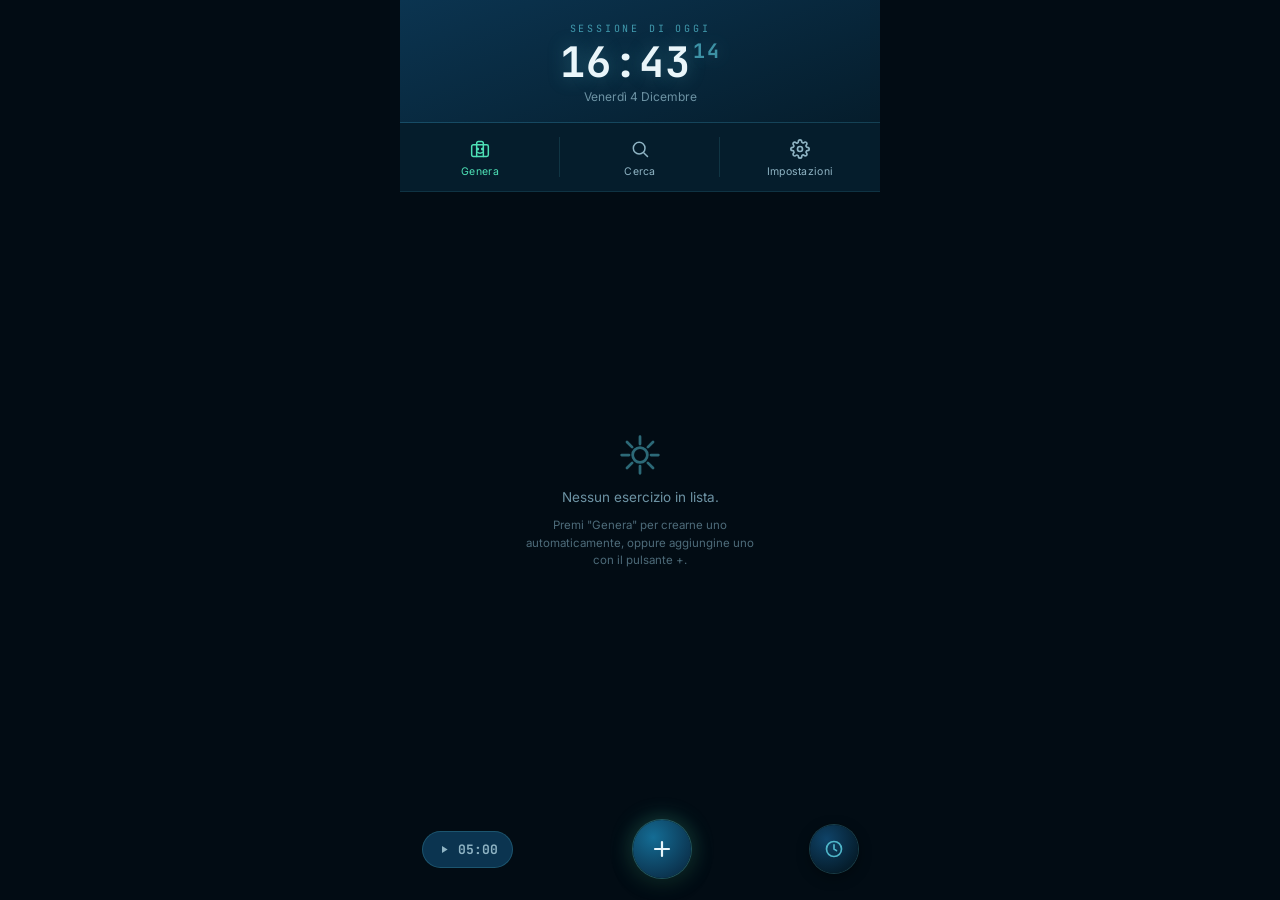
<file: index.html>
<!DOCTYPE html>
<html lang="it">
<head>
<meta charset="UTF-8">
<meta name="viewport" content="width=device-width, initial-scale=1.0, viewport-fit=cover">
<meta name="theme-color" content="#051D2C">
<title>Coach — Allenamenti</title>
<link rel="manifest" href="manifest.json">
<link rel="preconnect" href="https://fonts.googleapis.com">
<link href="https://fonts.googleapis.com/css2?family=Space+Grotesk:wght@500;600;700&family=Inter:wght@400;500;600&family=JetBrains+Mono:wght@400;500;700&display=swap" rel="stylesheet">
<link href="style.css" rel="stylesheet">

</head>
<body>

<div class="app">

  <div class="particles" id="particles"></div>

  <header>
    <div class="eyebrow">Sessione di oggi</div>
    <div class="clock"><span id="clock-time">--:--</span><span class="sec" id="clock-sec">--</span></div>
    <div class="date-row" id="clock-date">—</div>
  </header>

  <div class="controls">
    <button class="ctrl-btn primary" id="btn-generate" title="Genera l'allenamento">
      <svg viewBox="0 0 24 24" fill="none" stroke-width="1.8" stroke-linecap="round" stroke-linejoin="round">
        <rect x="2" y="7" width="20" height="14" rx="2" ry="2"/>
        <path d="M16 21V5a2 2 0 0 0-2-2h-4a2 2 0 0 0-2 2v16"/>
        <circle cx="9" cy="12" r="1" fill="currentColor"/>
        <circle cx="15" cy="12" r="1" fill="currentColor"/>
        <path d="M9 16c.5.5 1.5 1 3 1s2.5-.5 3-1"/>
      </svg>
      Genera
    </button>
    <button class="ctrl-btn" id="btn-search" title="Cerca esercizio">
      <svg viewBox="0 0 24 24" fill="none" stroke-width="1.8" stroke-linecap="round" stroke-linejoin="round">
        <circle cx="11" cy="11" r="7"/>
        <path d="m21 21-4.3-4.3"/>
      </svg>
      Cerca
    </button>
    <button href="impostazioni.html" class="ctrl-btn " id="btn-settings" title="Impostazioni">
      <svg viewBox="0 0 24 24" fill="none" stroke-width="2" stroke-linecap="round" stroke-linejoin="round">
        <circle cx="12" cy="12" r="3"/>
        <path d="M19.4 15a1.65 1.65 0 0 0 .33 1.82l.06.06a2 2 0 0 1 0 2.83 2 2 0 0 1-2.83 0l-.06-.06a1.65 1.65 0 0 0-1.82-.33 1.65 1.65 0 0 0-1 1.51V21a2 2 0 0 1-2 2 2 2 0 0 1-2-2v-.09A1.65 1.65 0 0 0 9 19.4a1.65 1.65 0 0 0-1.82.33l-.06.06a2 2 0 0 1-2.83 0 2 2 0 0 1 0-2.83l.06-.06A1.65 1.65 0 0 0 4.68 15a1.65 1.65 0 0 0-1.51-1H3a2 2 0 0 1-2-2 2 2 0 0 1 2-2h.09A1.65 1.65 0 0 0 4.6 9a1.65 1.65 0 0 0-.33-1.82l-.06-.06a2 2 0 0 1 0-2.83 2 2 0 0 1 2.83 0l.06.06A1.65 1.65 0 0 0 9 4.68a1.65 1.65 0 0 0 1-1.51V3a2 2 0 0 1 2-2 2 2 0 0 1 2 2v.09a1.65 1.65 0 0 0 1 1.51 1.65 1.65 0 0 0 1.82-.33l.06-.06a2 2 0 0 1 2.83 0 2 2 0 0 1 0 2.83l-.06.06A1.65 1.65 0 0 0 19.4 9a1.65 1.65 0 0 0 1.51 1H21a2 2 0 0 1 2 2 2 2 0 0 1-2 2h-.09a1.65 1.65 0 0 0-1.51 1z"/>
      </svg>
      Impostazioni
    </button>
  </div>

  <main id="list">
    <!-- popolato via JS -->
  </main>

    <div class="fab-zone">

    <!-- indicatore tempo, in basso a sinistra -->
    <button class="fab-time" id="time-indicator" title="Metti in pausa">
      <svg viewBox="0 0 24 24" fill="none" stroke-width="2" stroke-linecap="round" stroke-linejoin="round" id="time-indicator-icon"><circle cx="12" cy="12" r="9"/><path d="M12 7v5l3 2"/></svg>
      <span id="time-indicator-value">00:00</span>
    </button>
    <!-- il tuo + originale, invariato -->
    <button class="fab" id="fab-add" title="Aggiungi esercizio">
      <div class="sonar" id="sonar"></div>
      <svg viewBox="0 0 24 24" fill="none" stroke-width="2.2" stroke-linecap="round"><path d="M12 5v14M5 12h14"/></svg>
    </button>

    <!-- orologio, in basso a destra -->
    <button class="fab-secondary" id="fab-timer" title="Timer / Cronometro">
      <div class="sonar" id="sonar-timer"></div>
      <svg viewBox="0 0 24 24" fill="none" stroke-width="2" stroke-linecap="round" stroke-linejoin="round"><circle cx="12" cy="12" r="9"/><path d="M12 7v5l3 2"/></svg>
    </button>

  </div>
</div>



<!-- MODAL: aggiungi esercizio -->
<div class="modal-overlay" id="modal-overlay">
  <div class="app-width">
    <div class="modal">
      <div class="modal-handle"></div>
      <h2>Nuovo esercizio</h2>
      <form id="exercise-form">

        <div class="field">
          <label for="f-title">Titolo</label>
          <input type="text" id="f-title" placeholder="Es. Tiri da tre in sospensione" required maxlength="40">
        </div>

        <div class="field-row">
          <div class="field">
            <label for="f-type">Tipologia</label>
            <select id="f-type" required>
              <option value="" disabled selected>Scegli...</option>
              <!-- opzioni generate via JS da TYPE_OPTIONS -->
            </select>
          </div>
        </div>

        <div class="field">
          <label>Tag</label>
          <div class="tag-picker" id="tag-picker">
            <!-- pillole generate via JS da TAG_OPTIONS -->
          </div>
        </div>

        <div class="field">
          <label for="f-description">Spiegazione</label>
          <textarea id="f-description" placeholder="Come si esegue l'esercizio, cosa serve, punti chiave..." required maxlength="500"></textarea>
        </div>

        <div class="field">
          <label for="f-video">Video (opzionale)</label>
          <div class="input-with-icon">
            <svg viewBox="0 0 24 24" fill="none" stroke-width="2" stroke-linecap="round" stroke-linejoin="round"><path d="m22 8-6 4 6 4V8Z"/><rect x="2" y="6" width="14" height="12" rx="2"/></svg>
            <input type="url" id="f-video" placeholder="Link Instagram, YouTube, TikTok...">
          </div>
        </div>

        <div class="modal-actions">
          <button type="button" class="btn btn-cancel" id="btn-cancel">Annulla</button>
          <button type="submit" class="btn btn-save">Aggiungi</button>
        </div>
      </form>
    </div>
  </div>
</div>

<!-- MODAL: timer / cronometro -->
<div class="modal-overlay" id="timer-overlay">
  <div class="app-width">
    <div class="modal">
      <div class="modal-handle"></div>
      <h2>Timer & Cronometro</h2>

      <div class="timer-tabs">
        <button type="button" class="timer-tab active" data-mode="timer">Timer</button>
        <button type="button" class="timer-tab" data-mode="stopwatch">Cronometro</button>
      </div>

      <div class="timer-display-wrap">
        <div class="timer-display" id="timer-big-display">00:00</div>
        <div class="timer-status" id="timer-status">Pronto</div>
      </div>

      <div class="timer-setup" id="timer-setup">
        <div class="wheel-picker">
          <div class="wheel-highlight"></div>
          <div class="wheel-col" id="wheel-minutes">
            <div class="wheel-track" id="wheel-minutes-track"></div>
          </div>
          <div class="wheel-sep">:</div>
          <div class="wheel-col" id="wheel-seconds">
            <div class="wheel-track" id="wheel-seconds-track"></div>
          </div>
        </div>
        <div class="wheel-labels">
          <span>minuti</span><span>secondi</span>
        </div>
      </div>

      <div class="timer-controls">
        <button type="button" class="timer-btn timer-btn-reset" id="timer-reset" title="Azzera">
          <svg viewBox="0 0 24 24" fill="none" stroke-width="2.2" stroke-linecap="round" stroke-linejoin="round"><path d="M3 12a9 9 0 1 0 3-6.7"/><path d="M3 3v6h6"/></svg>
        </button>
        <button type="button" class="timer-btn timer-btn-main" id="timer-toggle" title="Avvia">
          <svg viewBox="0 0 24 24" fill="currentColor" id="timer-toggle-icon"><path d="M8 5v14l11-7z"/></svg>
        </button>
        <button type="button" class="timer-btn timer-btn-close" id="timer-close" title="Chiudi">
          <svg viewBox="0 0 24 24" fill="none" stroke-width="2.2" stroke-linecap="round"><path d="M18 6 6 18M6 6l12 12"/></svg>
        </button>
      </div>
    </div>
  </div>
</div>

<!-- MODAL: genera allenamento -->
<div class="modal-overlay" id="generate-overlay">
  <div class="app-width">
    <div class="modal">
      <div class="modal-handle"></div>
      <h2>Genera allenamento</h2>
      <div class="sub">Un esercizio per ogni tipologia. Filtra per tag (opzionale).</div>

      <div class="field">
        <label>Tag (opzionale)</label>
        <div class="tag-picker" id="generate-tag-picker">
          <!-- pillole generate via JS da TAG_OPTIONS -->
        </div>
      </div>

      <div class="modal-actions">
        <button type="button" class="btn btn-cancel" id="generate-cancel">Annulla</button>
        <button type="button" class="btn btn-save" id="generate-confirm">Genera adesso</button>
      </div>
    </div>
  </div>
</div>
<div class="toast-container" id="toast-container"></div>
<script src="orologio.js"></script>
<script src="playlist_esercizi.js"></script>
<script src="timer.js"></script>
<script src="aggiungi_esercizio.js"></script>
<script>
(function() {
  /*navigazione verso impostazioni.html*/
  document.getElementById('btn-settings').addEventListener('click', () => {
    window.location.href = 'impostazioni.html';
  });


  document.getElementById('btn-search').addEventListener('click', () => {
    window.location.href = 'cerca.html';
  });

/* ---------------- GENERA ALLENAMENTO (un esercizio per tipologia) ---------------- */

// popola le pillole tag nella modale "genera" (riusa TAG_OPTIONS già definito)
const generateTagPicker = document.getElementById('generate-tag-picker');
let generateSelectedTags = [];
TAG_OPTIONS.forEach(tag => {
  const pill = document.createElement('button');
  pill.type = 'button';
  pill.className = 'tag-pill';
  pill.textContent = tag;
  pill.dataset.tag = tag;
  pill.addEventListener('click', () => {
    pill.classList.toggle('selected');
    generateSelectedTags = generateSelectedTags.includes(tag)
      ? generateSelectedTags.filter(t => t !== tag)
      : [...generateSelectedTags, tag];
  });
  generateTagPicker.appendChild(pill);
});

const generateOverlay = document.getElementById('generate-overlay');

// il bottone "Genera" in alto ora apre la modale invece di generare subito
document.getElementById('btn-generate').addEventListener('click', () => {
  generateOverlay.classList.add('open');
});

document.getElementById('generate-cancel').addEventListener('click', () => {
  generateOverlay.classList.remove('open');
});
generateOverlay.addEventListener('click', (e) => {
  if(e.target === generateOverlay) generateOverlay.classList.remove('open');
});

// il vero motore di generazione: un esercizio a caso per ogni tipologia
document.getElementById('generate-confirm').addEventListener('click', () => {
  const addedIds = new Set(exercises.map(e => e.id));
  const missingTypes = [];
  let addedCount = 0;

  TYPE_OPTIONS.forEach(type => {
    const candidates = templates.filter(t =>
      t.type === type &&
      !addedIds.has(t.id) &&
      (generateSelectedTags.length === 0 || (t.tags || []).some(tag => generateSelectedTags.includes(tag)))
    );

    if(candidates.length === 0){
      missingTypes.push(type);
      return;
    }

    const pick = candidates[Math.floor(Math.random() * candidates.length)];
    addExercise(pick);
    addedIds.add(pick.id); // evita che due tipologie peschino lo stesso esercizio
    addedCount++;
  });

  generateOverlay.classList.remove('open');

  if(addedCount === 0){
    showToast('Nessun esercizio trovato con questi filtri');
  }else if(missingTypes.length > 0){
    showToast(`Aggiunti ${addedCount} esercizi — mancano: ${missingTypes.join(', ')}`);
  }else{
    showToast(`Allenamento generato: ${addedCount} esercizi`);
  }
});


  /* ---------------- SERVICE WORKER (PWA) ---------------- */
  if('serviceWorker' in navigator){
    window.addEventListener('load', () => {
      navigator.serviceWorker.register('sw.js').catch(()=>{});
    });
  }

})();
</script>

</body>
</html>
</file>
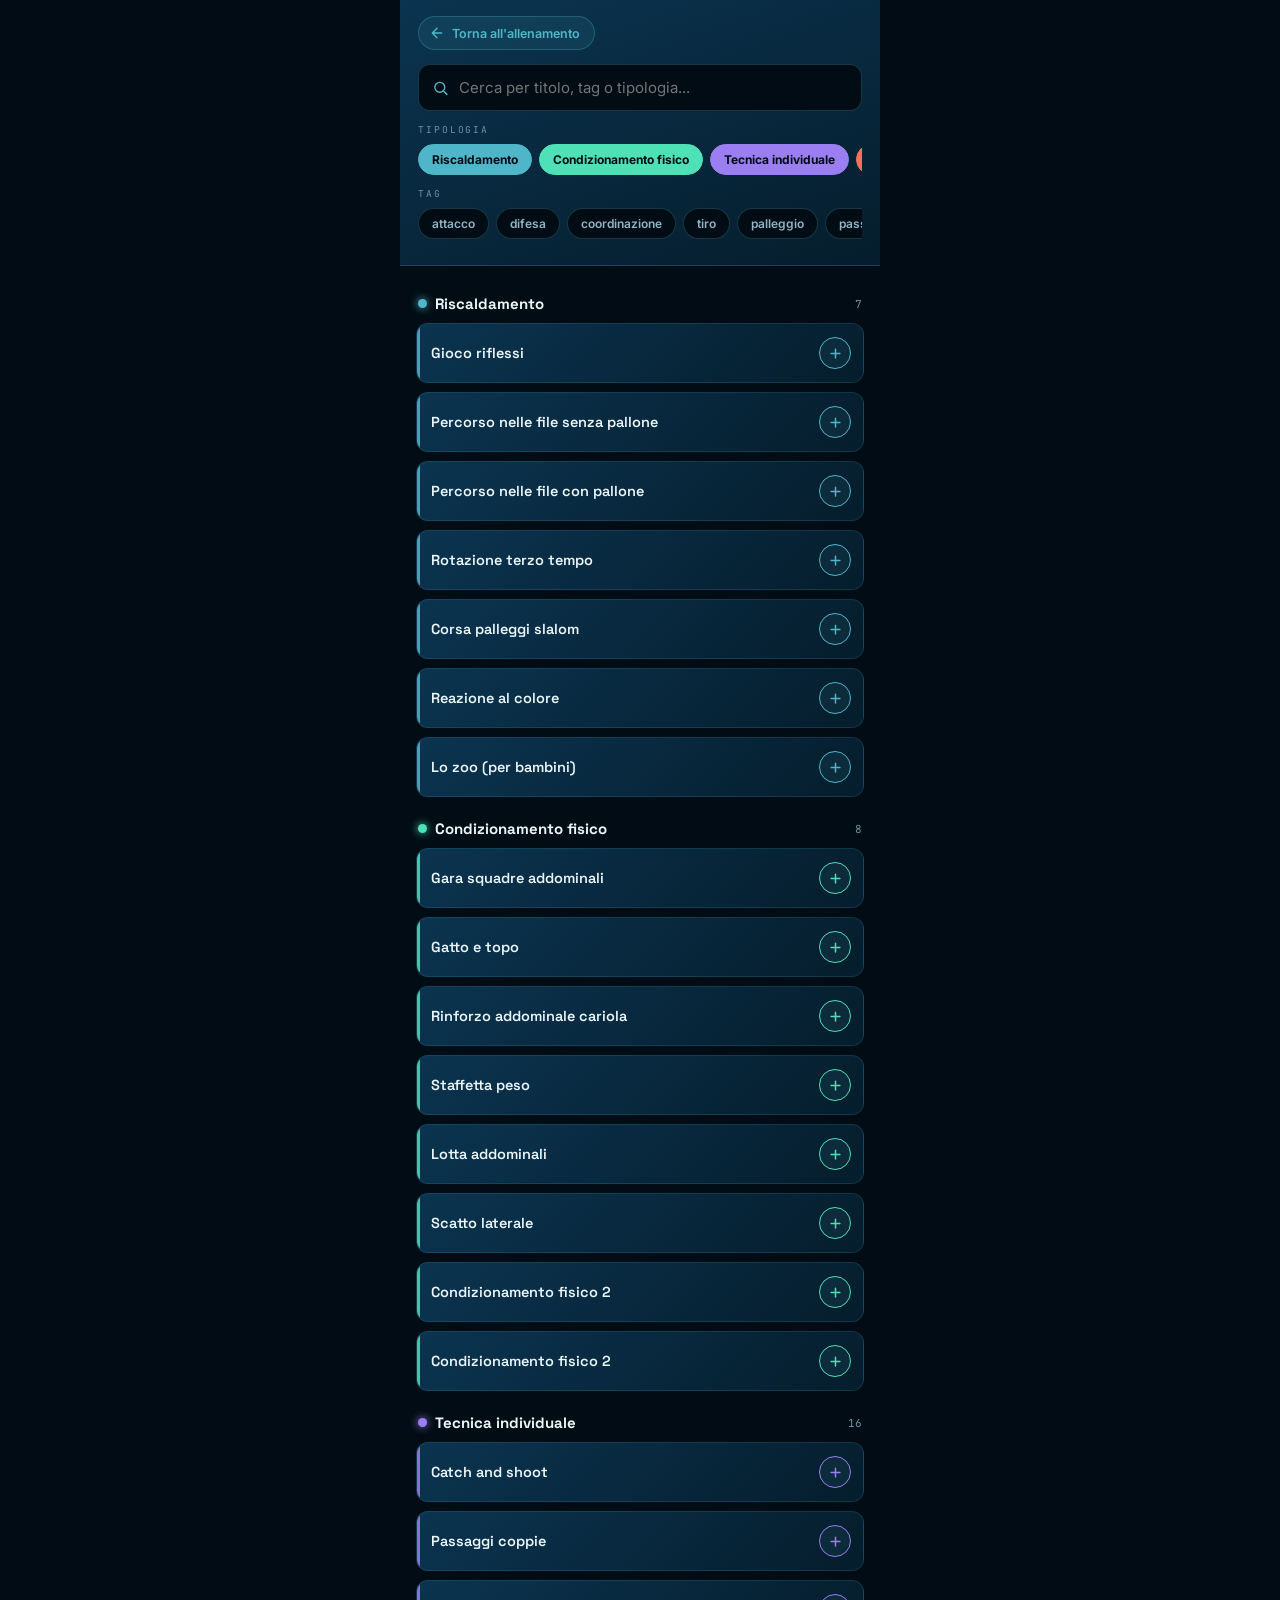
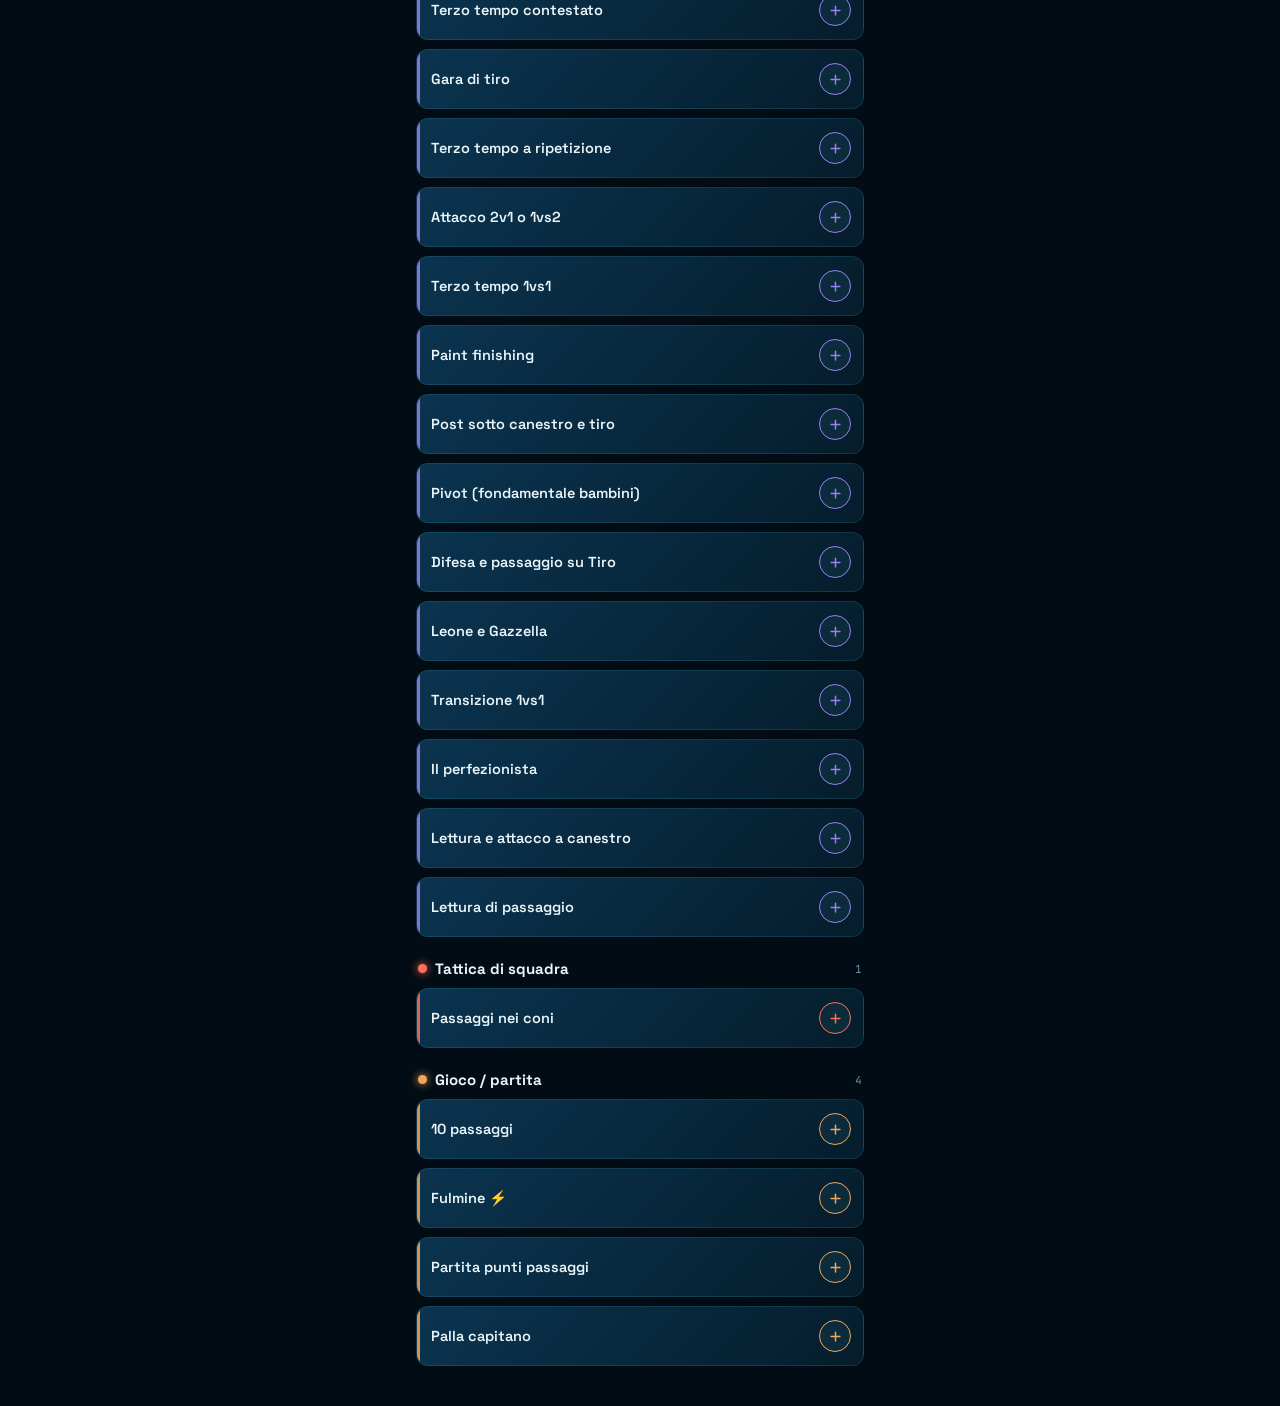
<file: cerca.html>
<!DOCTYPE html>
<html lang="it">
<head>
  <meta charset="UTF-8">
  <meta name="viewport" content="width=device-width, initial-scale=1.0, viewport-fit=cover">
  <meta name="theme-color" content="#051D2C">
  <title>Cerca esercizi</title>
  <link rel="stylesheet" href="style.css">
  <link rel="preconnect" href="https://fonts.googleapis.com">
  <link href="https://fonts.googleapis.com/css2?family=Space+Grotesk:wght@500;600;700&family=Inter:wght@400;500;600&family=JetBrains+Mono:wght@400;500;700&display=swap" rel="stylesheet">
  <style>
    body{ align-items:flex-start; }

    .search-app{
      width:100%;
      max-width:480px;
      min-height:100dvh;
      display:flex;
      flex-direction:column;
      background:var(--abyss-950);
    }

    /* ---------- topbar ---------- */
    .search-topbar{
      flex-shrink:0;
      position:sticky;
      top:0;
      z-index:5;
      padding:16px 18px 14px;
      background:linear-gradient(160deg,var(--deep-800) 0%, var(--abyss-900) 100%);
      border-bottom:1px solid rgba(79,182,201,.18);
    }

    .search-back{
      display:inline-flex;
      align-items:center;
      gap:7px;
      padding:8px 14px 8px 10px;
      background:rgba(79,182,201,.1);
      border:1px solid rgba(79,182,201,.28);
      border-radius:30px;
      color:var(--tide-400);
      font-family:var(--font-body);
      font-size:12.5px;
      font-weight:600;
      cursor:pointer;
      text-decoration:none;
      margin-bottom:14px;
      transition:background .2s ease, transform .15s ease;
    }
    .search-back:active{ background:rgba(79,182,201,.2); transform:translateX(-2px); }
    .search-back svg{ width:16px; height:16px; stroke:var(--tide-400); flex-shrink:0; }

    .search-field-top{ position:relative; margin-bottom:12px; }
    .search-field-top svg{
      position:absolute; left:14px; top:50%; transform:translateY(-50%);
      width:17px; height:17px; stroke:var(--tide-400); pointer-events:none;
    }
    .search-field-top input{
      width:100%;
      background:var(--abyss-950);
      border:1px solid rgba(79,182,201,.25);
      border-radius:12px;
      padding:13px 14px 13px 40px;
      color:var(--foam-100);
      font-family:var(--font-body);
      font-size:15px;
      outline:none;
      transition:border-color .2s ease;
    }
    .search-field-top input:focus{ border-color:var(--violet-500); }

    /* ---------- filtri a pillole ---------- */
    .filter-group{ margin-bottom:2px; }
    .filter-group-label{
      font-family:var(--font-mono);
      font-size:9.5px;
      letter-spacing:.2em;
      text-transform:uppercase;
      color:var(--foam-400);
      margin-bottom:8px;
    }
    .filter-row{
      display:flex;
      gap:7px;
      overflow-x:auto;
      padding-bottom:10px;
      scrollbar-width:none;
    }
    .filter-row::-webkit-scrollbar{ display:none; }

    .filter-pill{
      flex-shrink:0;
      padding:7px 13px;
      border-radius:20px;
      font-family:var(--font-body);
      font-size:12px;
      font-weight:600;
      cursor:pointer;
      white-space:nowrap;
      border:1px solid rgba(79,182,201,.25);
      background:var(--abyss-950);
      color:var(--foam-300);
      transition:all .18s ease;
    }
    .filter-pill:active{ transform:scale(.96); }

    .filter-pill.type-pill.active{
      background:var(--pill-color, var(--tide-400));
      border-color:var(--pill-color, var(--tide-400));
      color:var(--abyss-950);
      font-weight:700;
    }
    .filter-pill.tag-pill-filter.active{
      background:var(--violet-500);
      border-color:var(--violet-500);
      color:var(--abyss-950);
      font-weight:700;
      box-shadow:0 0 10px var(--violet-500-glow);
    }

    /* ---------- corpo con risultati raggruppati ---------- */
    .search-main{
      flex:1;
      padding:6px 16px 40px;
    }

    .type-section{ margin-top:22px; }
    .type-section-header{
      display:flex;
      align-items:center;
      gap:8px;
      margin-bottom:10px;
      padding:0 2px;
    }
    .type-dot{
      width:9px; height:9px;
      border-radius:50%;
      background:var(--pill-color, var(--tide-400));
      box-shadow:0 0 8px var(--pill-color, var(--tide-400));
      flex-shrink:0;
    }
    .type-section-title{
      font-family:var(--font-display);
      font-weight:700;
      font-size:15px;
      color:var(--foam-100);
    }
    .type-section-count{
      font-family:var(--font-mono);
      font-size:11px;
      color:var(--foam-400);
      margin-left:auto;
    }

    .search-empty{
      text-align:center;
      padding:60px 20px;
      color:var(--foam-400);
    }
    .search-empty svg{ width:40px; height:40px; stroke:var(--tide-400); opacity:.5; margin-bottom:10px; }
    .search-empty p{ font-size:13.5px; }
    /* ---------- card esercizio nei risultati ---------- */
    .results-list{
      display:flex;
      flex-direction:column;
      gap:9px;
    }

    .result-card{
      --accent:#4FB6C9;
      background:linear-gradient(135deg,var(--deep-800) 0%, var(--abyss-900) 100%);
      border:1px solid rgba(79,182,201,.16);
      border-radius:12px;
      padding:13px 12px 13px 14px;
      display:flex;
      align-items:center;
      gap:10px;
      position:relative;
      overflow:hidden;
      cursor:pointer;
      transition:background .15s ease, transform .1s ease;
    }
    .result-card::before{
      content:'';
      position:absolute;
      left:0; top:0; bottom:0;
      width:3px;
      background:var(--accent);
      opacity:.85;
    }
    .result-card:active{ background:var(--deep-700); transform:scale(.99); }

    .result-card-title{
      flex:1;
      min-width:0;
      font-family:var(--font-display);
      font-weight:600;
      font-size:14.5px;
      color:var(--foam-100);
      white-space:nowrap;
      overflow:hidden;
      text-overflow:ellipsis;
    }

    .result-add-btn{
      flex-shrink:0;
      width:32px;
      height:32px;
      border-radius:50%;
      border:1px solid var(--accent);
      background:rgba(79,182,201,.08);
      display:flex;
      align-items:center;
      justify-content:center;
      cursor:pointer;
      transition:background .2s ease, transform .15s ease, box-shadow .2s ease;
    }
    .result-add-btn svg{ width:15px; height:15px; stroke:var(--accent); }
    .result-add-btn:active{ transform:scale(.9); }
    .result-add-btn.added{
      background:var(--accent);
      box-shadow:0 0 10px var(--accent);
    }
    .result-add-btn.added svg{ stroke:var(--abyss-950); }

    /* ---------- toast ---------- */
    .toast{
      position:fixed;
      bottom:26px;
      left:50%;
      transform:translateX(-50%) translateY(20px);
      background:var(--deep-800);
      border:1px solid rgba(79,182,201,.3);
      color:var(--foam-100);
      font-size:13px;
      padding:11px 18px;
      border-radius:30px;
      opacity:0;
      pointer-events:none;
      transition:opacity .25s ease, transform .25s ease;
      z-index:80;
      box-shadow:0 6px 20px rgba(0,0,0,.4);
      white-space:nowrap;
    }
    .toast.show{ opacity:1; transform:translateX(-50%) translateY(0); }
  </style>
</head>
<body>

<div class="search-app">

  <div class="search-topbar">
    <a href="index.html" class="search-back">
      <svg viewBox="0 0 24 24" fill="none" stroke-width="2.2" stroke-linecap="round" stroke-linejoin="round"><path d="M19 12H5M12 19l-7-7 7-7"/></svg>
      Torna all'allenamento
    </a>

    <div class="search-field-top">
      <svg viewBox="0 0 24 24" fill="none" stroke-width="2" stroke-linecap="round" stroke-linejoin="round"><circle cx="11" cy="11" r="7"/><path d="m21 21-4.3-4.3"/></svg>
      <input type="text" id="search-input" placeholder="Cerca per titolo, tag o tipologia...">
    </div>

    <div class="filter-group">
      <div class="filter-group-label">Tipologia</div>
      <div class="filter-row" id="type-filter-row"></div>
    </div>

    <div class="filter-group">
      <div class="filter-group-label">Tag</div>
      <div class="filter-row" id="tag-filter-row"></div>
    </div>
  </div>

  <div class="search-main" id="search-main">
    <!-- popolato via JS -->
  </div>

</div>
<div class="toast" id="toast"></div>

<script src="search.js"></script>
</body>
</html>
</file>
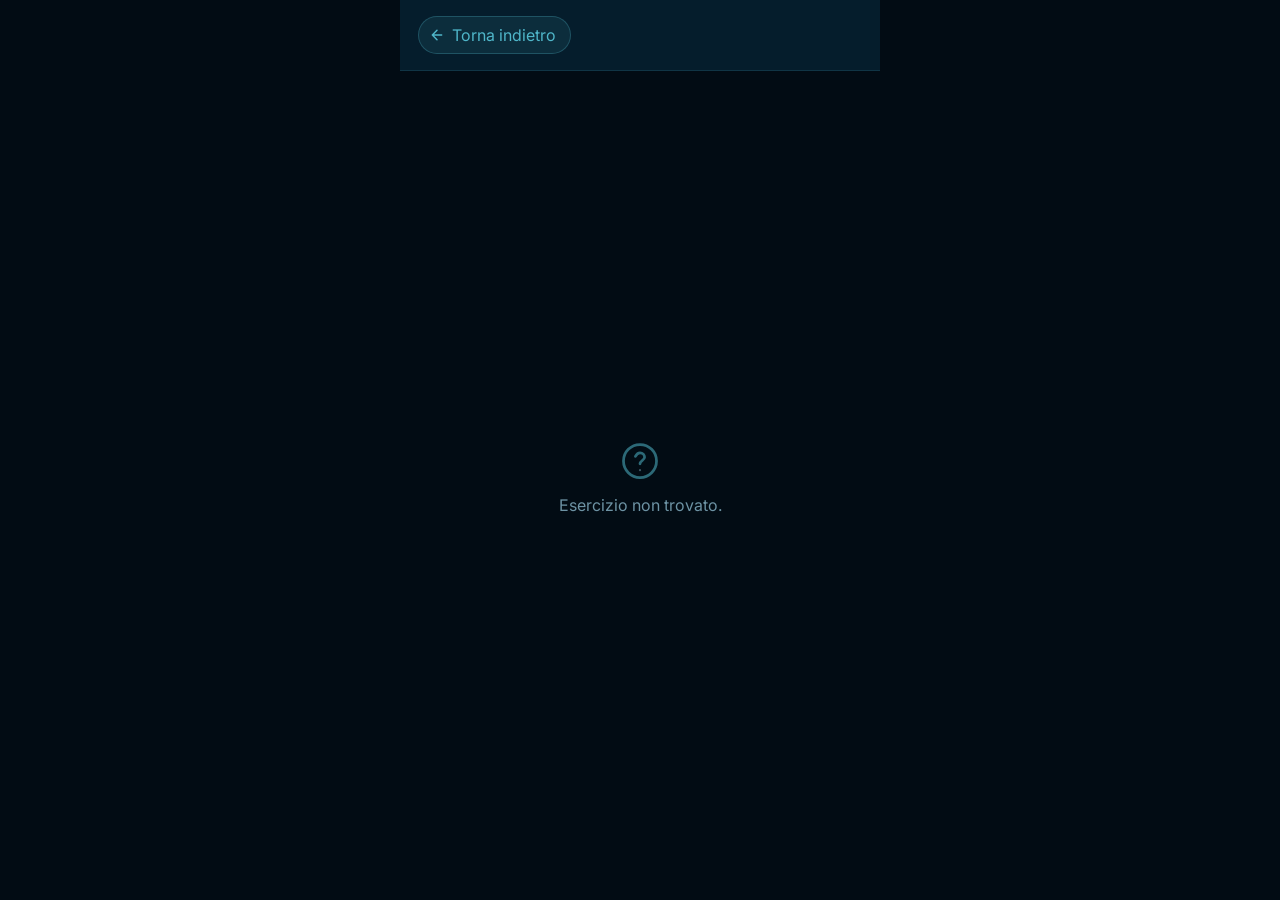
<file: dettaglio.html>
<!DOCTYPE html>
<html lang="it">
<head>
  <meta charset="UTF-8">
  <meta name="viewport" content="width=device-width, initial-scale=1.0, viewport-fit=cover">
  <meta name="theme-color" content="#051D2C">
  <title>Dettaglio esercizio</title>
  <link rel="stylesheet" href="style.css">
  <link rel="preconnect" href="https://fonts.googleapis.com">
  <link href="https://fonts.googleapis.com/css2?family=Space+Grotesk:wght@500;600;700&family=Inter:wght@400;500;600&family=JetBrains+Mono:wght@400;500;700&display=swap" rel="stylesheet">
  <style>
  body{ align-items:flex-start; }

  .detail-app{
    width:100%;
    max-width:480px;
    min-height:100dvh;
    display:flex;
    flex-direction:column;
    background:var(--abyss-950);
  }

  /* ---------- topbar compatta ---------- */
  .detail-topbar{
    flex-shrink:0;
    padding:16px 18px;
    background:var(--abyss-900);
    border-bottom:1px solid rgba(79,182,201,.16);
  }

  .detail-back{
    display:inline-flex;
    align-items:center;
    gap:7px;
    padding:8px 14px 8px 10px;
    background:rgba(79,182,201,.1);
    border:1px solid rgba(79,182,201,.28);
    border-radius:30px;
    color:var(--tide-400);
    font-family:var(--font-body);
    font-size:12.5px;
    font-weight:600;
    cursor:pointer;
    text-decoration:none;
    transition:background .2s ease, transform .15s ease;
    font: inherit; /* i bottoni non ereditano il font di default come i link */
    appearance: none;
    -webkit-appearance: none;
  }
  .detail-back:active{ background:rgba(79,182,201,.2); transform:translateX(-2px); }
  .detail-back svg{ width:16px; height:16px; stroke:var(--tide-400); flex-shrink:0; }

  /* ---------- corpo ---------- */
  .detail-main{
    flex:1;
    padding:22px 18px 40px;
    display:flex;
    flex-direction:column;
    gap:18px;
  }

  .type-badge{
    display:inline-flex;
    align-items:center;
    gap:6px;
    align-self:flex-start;
    padding:6px 14px;
    border-radius:20px;
    font-family:var(--font-mono);
    font-size:11px;
    letter-spacing:.08em;
    text-transform:uppercase;
    font-weight:700;
    border:1px solid var(--badge-color, var(--tide-400));
    color:var(--badge-color, var(--tide-400));
    background:rgba(79,182,201,.08);
  }

  .detail-title{
    font-family:var(--font-display);
    font-weight:700;
    font-size:25px;
    color:var(--foam-100);
    line-height:1.25;
  }

  .detail-tags{
    display:flex;
    flex-wrap:wrap;
    gap:8px;
  }
  .detail-tag{
    font-family:var(--font-mono);
    font-size:10.5px;
    letter-spacing:.05em;
    padding:5px 12px;
    border-radius:20px;
    background:rgba(79,182,201,.1);
    color:var(--badge-color, var(--tide-400));
    border:1px solid rgba(79,182,201,.25);
  }

  .detail-block{
    background:linear-gradient(135deg,var(--deep-800) 0%, var(--abyss-900) 100%);
    border:1px solid rgba(79,182,201,.16);
    border-radius:16px;
    padding:18px 16px;
  }
  .detail-block h2{
    font-family:var(--font-mono);
    font-size:10.5px;
    letter-spacing:.22em;
    text-transform:uppercase;
    color:var(--foam-400);
    margin-bottom:10px;
  }
  .detail-description{
    font-family:var(--font-body);
    font-size:14.5px;
    line-height:1.65;
    color:var(--foam-100);
    white-space:pre-wrap;
  }

  .video-btn{
    display:flex;
    align-items:center;
    justify-content:center;
    gap:9px;
    width:100%;
    padding:14px;
    border-radius:12px;
    border:none;
    background:var(--violet-500);
    color:var(--bio-500);
    font-family:var(--font-body);
    font-weight:700;
    font-size:14.5px;
    cursor:pointer;
    text-decoration:none;
    box-shadow:0 0 18px var(--tide-400);
  }
  .video-btn:active{ filter:brightness(.92); }
  .video-btn svg{ width:18px; height:18px; }
  .video-btn.disabled{
    background:var(--abyss-900);
    color:var(--foam-400);
    box-shadow:none;
    border:1px dashed rgba(143,180,196,.3);
    cursor:not-allowed;
    pointer-events:none;
  }

  .not-found{
    flex:1;
    display:flex;
    flex-direction:column;
    align-items:center;
    justify-content:center;
    gap:12px;
    text-align:center;
    color:var(--foam-400);
    padding:40px 20px;
  }
  .not-found svg{ width:44px; height:44px; stroke:var(--tide-400); opacity:.55; }
</style>
</head>
<body>

<div class="detail-app" id="detail-app">

    <div class="detail-topbar">
        <button type="button" class="detail-back" id="detail-back-btn">
          <svg viewBox="0 0 24 24" fill="none" stroke-width="2.2" stroke-linecap="round" stroke-linejoin="round"><path d="M19 12H5M12 19l-7-7 7-7"/></svg>
          Torna indietro
        </button>
    </div>

  <div class="detail-main" id="detail-main">
    <!-- popolato via JS -->
  </div>

</div>

<script src="detail.js"></script>
</body>
</html>
</file>
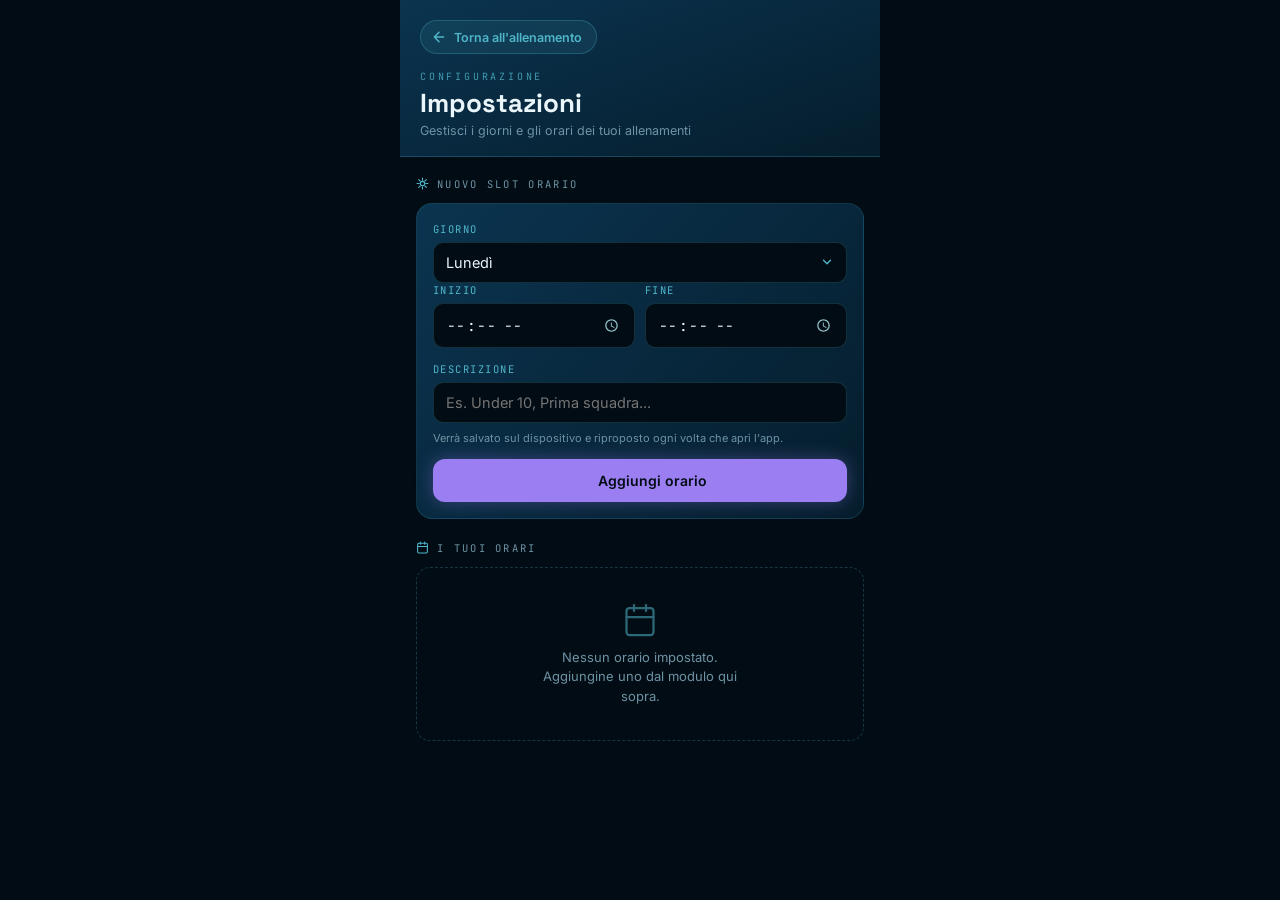
<file: impostazioni.html>
<!DOCTYPE html>
<html lang="it">
<head>
  <meta charset="UTF-8">
  <meta name="viewport" content="width=device-width, initial-scale=1.0, viewport-fit=cover">
  <meta name="theme-color" content="#051D2C">
  <title>Impostazioni — Allenamento</title>
  <link rel="stylesheet" href="style.css">
  <link rel="preconnect" href="https://fonts.googleapis.com">
  <link href="https://fonts.googleapis.com/css2?family=Space+Grotesk:wght@500;600;700&family=Inter:wght@400;500;600&family=JetBrains+Mono:wght@400;500;700&display=swap" rel="stylesheet">
  <style>
    :root{
      --violet-500:#9B7EF2;
      --violet-500-glow:rgba(155,126,242,.35);
      --tide-400-glow:rgba(79,182,201,.35);
    }

    /* ---------- layout pagina ---------- */
    body{ align-items:flex-start; }

    .settings-app{
      width:100%;
      max-width:480px;
      min-height:100dvh;
      display:flex;
      flex-direction:column;
      background:var(--abyss-950);
      position:relative;
      overflow:hidden;
    }

    /* ---------- header coerente con l'app principale ---------- */
    .settings-topbar{
      position:relative;
      z-index:1;
      padding:20px 20px 18px;
      background:linear-gradient(160deg,var(--deep-800) 0%, var(--abyss-900) 100%);
      border-bottom:1px solid rgba(79,182,201,.18);
      flex-shrink:0;
    }

    .back-btn{
      display:inline-flex;
      align-items:center;
      gap:7px;
      padding:8px 14px 8px 10px;
      background:rgba(79,182,201,.1);
      border:1px solid rgba(79,182,201,.28);
      border-radius:30px;
      color:var(--tide-400);
      font-family:var(--font-body);
      font-size:12.5px;
      font-weight:600;
      cursor:pointer;
      transition:background .2s ease, transform .15s ease;
      text-decoration:none;
      margin-bottom:16px;
    }
    .back-btn:active{ background:rgba(79,182,201,.2); transform:translateX(-2px); }
    .back-btn svg{ width:16px; height:16px; stroke:var(--tide-400); }

    .settings-eyebrow{
      font-family:var(--font-mono);
      font-size:10px;
      letter-spacing:.28em;
      text-transform:uppercase;
      color:var(--tide-400);
      opacity:.8;
      margin-bottom:6px;
    }
    .settings-title{
      font-family:var(--font-display);
      font-weight:700;
      font-size:26px;
      color:var(--foam-100);
      line-height:1.1;
      margin-bottom:5px;
    }
    .settings-subtitle{
      font-family:var(--font-body);
      font-size:12.5px;
      color:var(--foam-400);
    }

    /* ---------- corpo scrollabile ---------- */
    .settings-main{
      position:relative;
      z-index:1;
      flex:1;
      overflow-y:auto;
      padding:20px 16px 32px;
      display:flex;
      flex-direction:column;
      gap:22px;
    }

    .settings-section{ display:flex; flex-direction:column; }

    .section-heading{
      display:flex;
      align-items:center;
      gap:8px;
      font-family:var(--font-mono);
      font-size:10.5px;
      letter-spacing:.22em;
      text-transform:uppercase;
      color:var(--foam-400);
      margin-bottom:12px;
    }
    .section-heading svg{ width:13px; height:13px; stroke:var(--tide-400); }

    /* ---------- form nuovo slot: card in stile "console" ---------- */
    .schedule-form{
      background:linear-gradient(135deg,var(--deep-800) 0%, var(--abyss-900) 100%);
      border:1px solid rgba(79,182,201,.16);
      border-radius:16px;
      padding:18px 16px 16px;
    }

    .field{ margin-bottom:14px; }
    .field:last-of-type{ margin-bottom:0; }
    .field label{
      display:block;
      font-family:var(--font-mono);
      font-size:10.5px;
      letter-spacing:.14em;
      text-transform:uppercase;
      color:var(--tide-400);
      margin-bottom:6px;
    }
    .field input, .field select{
      width:100%;
      background:var(--abyss-950);
      border:1px solid rgba(79,182,201,.22);
      border-radius:10px;
      padding:11px 12px;
      color:var(--foam-100);
      font-family:var(--font-body);
      font-size:14.5px;
      outline:none;
      transition:border-color .2s ease;
      appearance:none;
      -webkit-appearance:none;
    }
    .field select{
      background-image:url("data:image/svg+xml,%3Csvg xmlns='http://www.w3.org/2000/svg' width='14' height='14' viewBox='0 0 24 24' fill='none' stroke='%234FB6C9' stroke-width='2.4' stroke-linecap='round' stroke-linejoin='round'%3E%3Cpath d='m6 9 6 6 6-6'/%3E%3C/svg%3E");
      background-repeat:no-repeat;
      background-position:right 12px center;
      padding-right:34px;
    }
    .field input:focus, .field select:focus{ border-color:var(--violet-500); }
    .field input[type="time"]{
      font-family:var(--font-mono);
      letter-spacing:.03em;
    }
    .field input[type="time"]::-webkit-calendar-picker-indicator{
      filter:invert(70%) sepia(15%) saturate(500%) hue-rotate(140deg);
      cursor:pointer;
    }

    .field-row{ display:flex; gap:10px; }
    .field-row .field{ flex:1; }

    .form-hint{
      font-size:11px;
      color:var(--foam-400);
      margin-top:-6px;
      margin-bottom:14px;
    }

    .btn{
      width:100%;
      padding:13px;
      border-radius:12px;
      border:none;
      font-family:var(--font-body);
      font-weight:600;
      font-size:14px;
      cursor:pointer;
      display:flex;
      align-items:center;
      justify-content:center;
      gap:8px;
    }
    .btn svg{ width:16px; height:16px; }
    .btn-save{
      background:var(--violet-500);
      color:var(--abyss-950);
      box-shadow:0 0 18px var(--violet-500-glow);
      margin-top:4px;
    }
    .btn-save:active{ filter:brightness(.92); }

    /* ---------- lista slot salvati ---------- */
    .schedule-list{
      display:flex;
      flex-direction:column;
      gap:10px;
    }

    .schedule-item{
      --accent:var(--tide-400);
      --accent-glow:var(--tide-400-glow);
      background:linear-gradient(135deg,var(--deep-800) 0%, var(--abyss-900) 100%);
      border:1px solid rgba(79,182,201,.16);
      border-radius:14px;
      padding:13px 14px 13px 12px;
      display:flex;
      align-items:center;
      gap:12px;
      position:relative;
      overflow:hidden;
      animation:item-in .35s ease both;
    }
    .schedule-item::before{
      content:'';
      position:absolute;
      left:0; top:0; bottom:0;
      width:3px;
      background:var(--accent);
      opacity:.8;
    }
    @keyframes item-in{
      from{ opacity:0; transform:translateY(8px); }
      to{ opacity:1; transform:translateY(0); }
    }
    .schedule-item.removing{ animation:item-out .28s ease forwards; }
    @keyframes item-out{
      to{ opacity:0; transform:translateX(40px) scale(.96); }
    }

    .day-badge{
      flex-shrink:0;
      width:48px;
      height:48px;
      border-radius:12px;
      background:rgba(79,182,201,.1);
      border:1px solid var(--accent);
      display:flex;
      flex-direction:column;
      align-items:center;
      justify-content:center;
    }
    .day-badge .day-short{
      font-family:var(--font-display);
      font-weight:700;
      font-size:13.5px;
      color:var(--accent);
      text-transform:uppercase;
      line-height:1.1;
    }
    .day-badge svg{ width:14px; height:14px; stroke:var(--accent); margin-bottom:2px; }

    .schedule-body{ flex:1; min-width:0; }
    .schedule-time{
      font-family:var(--font-mono);
      font-weight:700;
      font-size:15px;
      color:var(--foam-100);
      letter-spacing:.02em;
      white-space:nowrap;
      overflow:hidden;
      text-overflow:ellipsis;
    }
    .schedule-time .sep{ color:var(--accent); margin:0 5px; font-weight:400; }
    .schedule-meta{
      display:flex;
      align-items:center;
      gap:6px;
      margin-top:4px;
    }
    .day-full{
      font-size:11.5px;
      color:var(--foam-300);
      text-transform:capitalize;
    }
    .label-chip{
      font-family:var(--font-mono);
      font-size:9.5px;
      letter-spacing:.04em;
      padding:2px 8px;
      border-radius:20px;
      background:rgba(79,182,201,.12);
      color:var(--accent);
      border:1px solid rgba(79,182,201,.25);
      white-space:nowrap;
      overflow:hidden;
      text-overflow:ellipsis;
      max-width:150px;
    }

    .schedule-delete{
      flex-shrink:0;
      width:32px;
      height:32px;
      border-radius:50%;
      border:1px solid rgba(255,111,89,.35);
      background:rgba(255,111,89,.08);
      display:flex;
      align-items:center;
      justify-content:center;
      cursor:pointer;
      transition:background .2s ease, transform .15s ease, box-shadow .2s ease;
    }
    .schedule-delete svg{ width:14px; height:14px; stroke:var(--coral-500); }
    .schedule-delete:active{
      background:rgba(255,111,89,.22);
      transform:scale(.92);
      box-shadow:0 0 12px var(--coral-500-glow);
    }

    /* ---------- stato vuoto ---------- */
    .empty-schedule{
      display:flex;
      flex-direction:column;
      align-items:center;
      justify-content:center;
      text-align:center;
      gap:10px;
      padding:34px 20px;
      color:var(--foam-400);
      border:1px dashed rgba(79,182,201,.25);
      border-radius:14px;
    }
    .empty-schedule svg{ width:36px; height:36px; stroke:var(--tide-400); opacity:.55; }
    .empty-schedule p{ font-size:13px; max-width:230px; line-height:1.5; }

    /* ---------- toast ---------- */
    .toast{
      position:fixed;
      bottom:26px;
      left:50%;
      transform:translateX(-50%) translateY(20px);
      background:var(--deep-800);
      border:1px solid rgba(79,182,201,.3);
      color:var(--foam-100);
      font-size:13px;
      padding:11px 18px;
      border-radius:30px;
      opacity:0;
      pointer-events:none;
      transition:opacity .25s ease, transform .25s ease;
      z-index:80;
      box-shadow:0 6px 20px rgba(0,0,0,.4);
      white-space:nowrap;
    }
    .toast.show{ opacity:1; transform:translateX(-50%) translateY(0); }
  </style>
</head>
<body>

<div class="settings-app">

  <div class="settings-topbar">
    <a href="index.html" class="back-btn">
      <svg viewBox="0 0 24 24" fill="none" stroke-width="2.2" stroke-linecap="round" stroke-linejoin="round"><path d="M19 12H5M12 19l-7-7 7-7"/></svg>
      Torna all'allenamento
    </a>
    <div class="settings-eyebrow">Configurazione</div>
    <div class="settings-title">Impostazioni</div>
    <div class="settings-subtitle">Gestisci i giorni e gli orari dei tuoi allenamenti</div>
  </div>

  <div class="settings-main">

    <div class="settings-section">
      <div class="section-heading">
        <svg viewBox="0 0 24 24" fill="none" stroke-width="2" stroke-linecap="round" stroke-linejoin="round"><path d="M12 2v4M12 18v4M4.9 4.9l2.8 2.8M16.3 16.3l2.8 2.8M2 12h4M18 12h4M4.9 19.1l2.8-2.8M16.3 7.7l2.8-2.8"/><circle cx="12" cy="12" r="4"/></svg>
        Nuovo slot orario
      </div>
      <form class="schedule-form" id="schedule-form">
        <div class="field-row">
          <div class="field">
            <label for="s-day">Giorno</label>
            <select id="s-day" required>
              <option value="lunedì">Lunedì</option>
              <option value="martedì">Martedì</option>
              <option value="mercoledì">Mercoledì</option>
              <option value="giovedì">Giovedì</option>
              <option value="venerdì">Venerdì</option>
              <option value="sabato">Sabato</option>
              <option value="domenica">Domenica</option>
            </select>
          </div>
        </div>
        <div class="field-row">
          <div class="field">
            <label for="s-start">Inizio</label>
            <input type="time" id="s-start" required>
          </div>
          <div class="field">
            <label for="s-end">Fine</label>
            <input type="time" id="s-end" required>
          </div>
        </div>
        <div class="field">
          <label for="s-label">Descrizione</label>
          <input type="text" id="s-label" placeholder="Es. Under 10, Prima squadra..." maxlength="30" required>
        </div>
        <div class="form-hint">Verrà salvato sul dispositivo e riproposto ogni volta che apri l'app.</div>
        <button type="submit" class="btn btn-save">
          <svg viewBox="0 0 24 24" fill="none" stroke-width="2.4" stroke-linecap="round"><path d="M12 5v14M5 12h14"/></svg>
          Aggiungi orario
        </button>
      </form>
    </div>

    <div class="settings-section">
      <div class="section-heading">
        <svg viewBox="0 0 24 24" fill="none" stroke-width="2" stroke-linecap="round" stroke-linejoin="round"><rect x="3" y="4" width="18" height="18" rx="2"/><path d="M16 2v4M8 2v4M3 10h18"/></svg>
        I tuoi orari
      </div>
      <div class="schedule-list" id="schedule-list">
        <!-- popolato via JS -->
      </div>
    </div>

  </div>

</div>

<div class="toast" id="toast"></div>

<script src="settings.js"></script>
</body>
</html>
</file>
<file: style.css>
:root{
    --abyss-950:#020C14;
    --abyss-900:#051D2C;
    --deep-800:#0B3450;
    --deep-700:#0F4368;
    --current-600:#146C94;
    --tide-400:#4FB6C9;
    --bio-500:#4EE1B6;
    --bio-500-glow:rgba(78,225,182,.35);
    --coral-500:#FF6F59;
    --coral-500-glow:rgba(255,111,89,.35);
    --foam-100:#EAF6FA;
    --foam-300:#8FB4C4;
    --foam-400:#6D93A4;
    --amber-500:#F2A65A;
    --amber-500-glow:rgba(242,166,90,.35);
    --font-display:'Space Grotesk',sans-serif;
    --font-body:'Inter',sans-serif;
    --font-mono:'JetBrains Mono',monospace;
  }

  *{margin:0;padding:0;box-sizing:border-box;-webkit-tap-highlight-color:transparent;}

  html,body{height:100%;}

  body{
    font-family:var(--font-body);
    background:var(--abyss-950);
    color:var(--foam-100);
    overscroll-behavior:none;
    display:flex;
    justify-content:center;
  }

  .app{
    width:100%;
    max-width:480px;
    min-height:100dvh;
    display:flex;
    flex-direction:column;
    background:var(--abyss-950);
    position:relative;
    overflow:hidden;
  }

  /* ---------- ambient background: rising bioluminescent particles ---------- */
  .particles{
    position:absolute;
    inset:0;
    pointer-events:none;
    z-index:0;
    overflow:hidden;
  }
  .particle{
    position:absolute;
    bottom:-10px;
    width:3px;
    height:3px;
    border-radius:50%;
    background:var(--bio-500);
    opacity:0;
    box-shadow:0 0 6px 1px var(--bio-500-glow);
    animation:rise linear infinite;
  }
  @keyframes rise{
    0%{transform:translateY(0) translateX(0);opacity:0;}
    10%{opacity:.55;}
    90%{opacity:.25;}
    100%{transform:translateY(-100vh) translateX(var(--drift,10px));opacity:0;}
  }

  /* ---------- header: dive-computer readout ---------- */
  header{
    position:relative;
    z-index:1;
    padding:22px 20px 18px;
    background:linear-gradient(160deg,var(--deep-800) 0%, var(--abyss-900) 100%);
    border-bottom:1px solid rgba(79,182,201,.18);
    text-align:center;
    flex-shrink:0;
  }
  .eyebrow{
    font-family:var(--font-mono);
    font-size:10px;
    letter-spacing:.28em;
    text-transform:uppercase;
    color:var(--tide-400);
    opacity:.8;
    margin-bottom:6px;
  }
  .clock{
    font-family:var(--font-mono);
    font-weight:700;
    font-size:42px;
    letter-spacing:.03em;
    color:var(--foam-100);
    text-shadow:0 0 18px rgba(79,182,201,.35);
    line-height:1;
  }
  .clock .sec{
    font-size:20px;
    color:var(--tide-400);
    opacity:.75;
    vertical-align:top;
    margin-left:2px;
  }
  .date-row{
    margin-top:6px;
    font-family:var(--font-body);
    font-size:12px;
    color:var(--foam-400);
    text-transform:capitalize;
  }

  /* ---------- 3-button control row ---------- */
  .controls{
    position:relative;
    z-index:1;
    display:flex;
    background:var(--abyss-900);
    border-bottom:1px solid rgba(79,182,201,.14);
    flex-shrink:0;
  }
  .ctrl-btn{
    flex:1;
    background:none;
    border:none;
    padding:16px 6px 13px;
    display:flex;
    flex-direction:column;
    align-items:center;
    gap:6px;
    color:var(--foam-300);
    font-family:var(--font-body);
    font-size:10.5px;
    letter-spacing:.03em;
    cursor:pointer;
    position:relative;
    transition:color .2s ease;
  }
  .ctrl-btn:not(:last-child)::after{
    content:'';
    position:absolute;
    right:0;
    top:14px;
    bottom:14px;
    width:1px;
    background:rgba(79,182,201,.16);
  }
  .ctrl-btn svg{width:20px;height:20px;stroke:var(--foam-300);transition:stroke .2s ease,filter .2s ease;}
  .ctrl-btn:active{color:var(--bio-500);}
  .ctrl-btn:active svg{stroke:var(--bio-500);filter:drop-shadow(0 0 6px var(--bio-500-glow));}
  .ctrl-btn.primary svg{stroke:var(--bio-500);}
  .ctrl-btn.primary{color:var(--bio-500);}

  /* ---------- main list area ---------- */
  main{
    position:relative;
    z-index:1;
    flex:1;
    overflow-y:auto;
    padding:18px 16px 12px;
    display:flex;
    flex-direction:column;
    gap:12px;
  }

  .section-label{
    font-family:var(--font-mono);
    font-size:10.5px;
    letter-spacing:.22em;
    text-transform:uppercase;
    color:var(--foam-400);
    padding:2px 2px 4px;
    display:flex;
    justify-content:space-between;
  }
  .section-label span.count{color:var(--tide-400);}

  /* empty state */
  .empty-state{
    flex:1;
    display:flex;
    flex-direction:column;
    align-items:center;
    justify-content:center;
    text-align:center;
    gap:10px;
    padding:40px 20px;
    color:var(--foam-400);
  }
  .empty-state svg{width:44px;height:44px;stroke:var(--tide-400);opacity:.55;}
  .empty-state p{font-size:13.5px;max-width:230px;line-height:1.5;}
  .empty-state .hint{font-size:11.5px;color:var(--foam-400);opacity:.7;}

  /* exercise strip: "dive log" card */
  .strip{
    background:linear-gradient(135deg,var(--deep-800) 0%, var(--abyss-900) 100%);
    border:1px solid rgba(79,182,201,.16);
    border-radius:14px;
    padding:14px 14px 14px 12px;
    display:flex;
    align-items:center;
    gap:13px;
    position:relative;
    overflow:hidden;
    animation:strip-in .35s ease both;
  }
  @keyframes strip-in{
    from{opacity:0;transform:translateY(8px);}
    to{opacity:1;transform:translateY(0);}
  }
  .strip.removing{
    animation:strip-out .28s ease forwards;
  }
  @keyframes strip-out{
    to{opacity:0;transform:translateX(40px) scale(.96);max-height:0;padding-top:0;padding-bottom:0;margin:0;}
  }

  .strip::before{
    content:'';
    position:absolute;
    left:0;top:0;bottom:0;
    width:3px;
    background:var(--accent, var(--tide-400));
    opacity:.8;
  }

  /* depth-gauge ring for duration */
  .gauge{
    flex-shrink:0;
    width:48px;
    height:48px;
    position:relative;
    display:flex;
    align-items:center;
    justify-content:center;
  }
  .gauge svg{width:48px;height:48px;transform:rotate(-90deg);}
  .gauge circle.track{stroke:rgba(143,180,196,.18);fill:none;stroke-width:4;}
  .gauge circle.fill{
  stroke:var(--accent, var(--bio-500));
  fill:none;
  stroke-width:4;
  stroke-linecap:round;
  filter:drop-shadow(0 0 4px var(--accent-glow, var(--bio-500-glow)));
  }
  .gauge .mins{
    position:absolute;
    font-family:var(--font-mono);
    font-weight:700;
    font-size:13px;
    color:var(--foam-100);
  }
  .gauge .mins sub{font-size:8px;color:var(--foam-400);display:block;line-height:1;margin-top:1px;}

  .strip-body{flex:1;min-width:0;}
  .strip-title{
    font-family:var(--font-display);
    font-weight:600;
    font-size:15.5px;
    color:var(--foam-100);
    margin-bottom:3px;
    white-space:nowrap;
    overflow:hidden;
    text-overflow:ellipsis;
  }
  .strip-meta{
    display:flex;
    align-items:center;
    gap:5px;
    font-size:11.5px;
    color:var(--foam-300);
  }
  .strip-meta svg{width:12px;height:12px;stroke:var(--tide-400);flex-shrink:0;}
  .strip-meta .eq-text{
    white-space:nowrap;
    overflow:hidden;
    text-overflow:ellipsis;
  }

  .strip-remove{
    flex-shrink:0;
    width:32px;
    height:32px;
    border-radius:50%;
    border:1px solid rgba(255,111,89,.35);
    background:rgba(255,111,89,.08);
    display:flex;
    align-items:center;
    justify-content:center;
    cursor:pointer;
    transition:background .2s ease, transform .15s ease, box-shadow .2s ease;
  }
  .strip-remove svg{width:14px;height:14px;stroke:var(--coral-500);}
  .strip-remove:active{
    background:rgba(255,111,89,.22);
    transform:scale(.92);
    box-shadow:0 0 12px var(--coral-500-glow);
  }

  /* ---------- floating add button ---------- */
/* ---------- fab zone a 3 elementi: tempo | + | timer ---------- */
.fab-zone{
  display:flex;
  align-items:center;
  justify-content:space-between;
  padding:16px 22px 22px;
}

/* indicatore tempo in basso a sinistra */
.fab-time{
  flex-shrink:0;
  display:flex;
  align-items:center;
  gap:6px;
  background:var(--deep-800);
  border:1px solid rgba(79,182,201,.25);
  border-radius:30px;
  padding:9px 14px;
  color:var(--foam-300);
  font-family:var(--font-mono);
  font-size:13px;
  font-weight:700;
  cursor:pointer;
  transition:border-color .2s ease, color .2s ease, box-shadow .2s ease;
}
.fab-time svg{ width:15px; height:15px; stroke:var(--tide-400); flex-shrink:0; }
.fab-time.running{
  border-color:var(--bio-500);
  color:var(--bio-500);
  box-shadow:0 0 14px var(--bio-500-glow);
}
.fab-time.running svg{ stroke:var(--bio-500); animation:pulse-ring 1.4s ease-in-out infinite; }
@keyframes pulse-ring{
  0%,100%{ opacity:1; }
  50%{ opacity:.45; }
}

/* bottone orologio in basso a destra */
.fab-secondary{
  flex-shrink:0;
  width:48px;
  height:48px;
  border-radius:50%;
  border:none;
  background:radial-gradient(circle at 35% 30%, var(--deep-700), var(--abyss-900) 75%);
  box-shadow:0 0 0 1px rgba(79,182,201,.3), 0 4px 14px rgba(0,0,0,.4);
  display:flex;
  align-items:center;
  justify-content:center;
  cursor:pointer;
  position:relative;
  transition:transform .15s ease;
}
.fab-secondary svg{ width:20px; height:20px; stroke:var(--tide-400); }
.fab-secondary:active{ transform:scale(.92); }

/* ---------- modale timer / cronometro ---------- */
.timer-tabs{
  display:flex;
  gap:8px;
  margin-bottom:20px;
  flex-shrink:0;
}
.timer-tab{
  flex:1;
  padding:10px;
  border-radius:10px;
  border:1px solid rgba(79,182,201,.22);
  background:var(--abyss-950);
  color:var(--foam-300);
  font-family:var(--font-body);
  font-weight:600;
  font-size:13px;
  cursor:pointer;
  transition:all .2s ease;
}
.timer-tab.active{
  background:var(--violet-500);
  border-color:var(--violet-500);
  color:var(--abyss-950);
  box-shadow:0 0 14px var(--violet-500-glow);
}

.timer-display-wrap{
  text-align:center;
  padding:18px 0 6px;
  flex-shrink:0;
}
.timer-display{
  font-family:var(--font-mono);
  font-weight:700;
  font-size:52px;
  color:var(--foam-100);
  letter-spacing:.02em;
  text-shadow:0 0 20px rgba(79,182,201,.35);
  line-height:1;
}
.timer-display.warning{ color:var(--coral-500); text-shadow:0 0 20px var(--coral-500-glow); }
.timer-status{
  margin-top:8px;
  font-family:var(--font-mono);
  font-size:10.5px;
  letter-spacing:.22em;
  text-transform:uppercase;
  color:var(--foam-400);
}

.timer-setup{ flex-shrink:0; margin-bottom:4px; }

.timer-controls{
  display:flex;
  align-items:center;
  justify-content:center;
  gap:18px;
  padding:18px 0 4px;
  flex-shrink:0;
}
.timer-btn{
  border:none;
  border-radius:50%;
  cursor:pointer;
  display:flex;
  align-items:center;
  justify-content:center;
  transition:transform .15s ease, filter .15s ease;
}
.timer-btn:active{ transform:scale(.92); }
.timer-btn-main{
  width:64px; height:64px;
  background:var(--bio-500);
  box-shadow:0 0 20px var(--bio-500-glow);
  color:var(--abyss-950);
}
.timer-btn-main svg{ width:26px; height:26px; }
.timer-btn-main.is-running{
  background:var(--coral-500);
  box-shadow:0 0 20px var(--coral-500-glow);
}
.timer-btn-reset, .timer-btn-close{
  width:46px; height:46px;
  background:var(--abyss-950);
  border:1px solid rgba(143,180,196,.3);
}
.timer-btn-reset svg, .timer-btn-close svg{ width:18px; height:18px; stroke:var(--foam-300); }
  .fab{
    width:58px;
    height:58px;
    border-radius:50%;
    border:none;
    background:radial-gradient(circle at 35% 30%, var(--current-600), var(--deep-800) 75%);
    box-shadow:0 0 0 1px rgba(79,182,201,.35), 0 6px 20px rgba(0,0,0,.45), 0 0 22px var(--bio-500-glow);
    display:flex;
    align-items:center;
    justify-content:center;
    cursor:pointer;
    position:relative;
    transition:transform .15s ease;
  }
  .fab svg{width:24px;height:24px;stroke:var(--foam-100);}
  .fab:active{transform:scale(.92);}

  .sonar{
    position:absolute;
    inset:0;
    border-radius:50%;
    border:1.5px solid var(--bio-500);
    opacity:0;
    pointer-events:none;
  }
  .sonar.ping{animation:ping-out .7s ease-out;}
  @keyframes ping-out{
    from{opacity:.55;transform:scale(1);}
    to{opacity:0;transform:scale(2.4);}
  }

  /* ---------- modal: add exercise ---------- */
  .modal-overlay{
    position:fixed;
    inset:0;
    background:rgba(2,12,20,.72);
    backdrop-filter:blur(3px);
    display:flex;
    align-items:flex-end;
    justify-content:center;
    z-index:50;
    opacity:0;
    pointer-events:none;
    transition:opacity .22s ease;
  }
  .modal-overlay.open{opacity:1;pointer-events:auto;}
  .modal-overlay .app-width{width:100%;max-width:480px;}

  .modal{
    width:100%;
    max-width:480px;
    background:var(--abyss-900);
    border:1px solid rgba(79,182,201,.22);
    border-bottom:none;
    border-radius:22px 22px 0 0;
    padding:22px 20px calc(24px + env(safe-area-inset-bottom));
    transform:translateY(100%);
    transition:transform .28s cubic-bezier(.32,.72,0,1);
  }
  .modal-overlay.open .modal{transform:translateY(0);}

  .modal-handle{
    width:36px;height:4px;border-radius:2px;
    background:rgba(143,180,196,.3);
    margin:0 auto 18px;
  }
  .modal h2{
    font-family:var(--font-display);
    font-size:19px;
    font-weight:600;
    margin-bottom:16px;
    color:var(--foam-100);
  }
  .field{margin-bottom:14px;}
  .field label{
    display:block;
    font-family:var(--font-mono);
    font-size:10.5px;
    letter-spacing:.14em;
    text-transform:uppercase;
    color:var(--tide-400);
    margin-bottom:6px;
  }
  .field input, .field textarea{
    width:100%;
    background:var(--abyss-950);
    border:1px solid rgba(79,182,201,.22);
    border-radius:10px;
    padding:11px 12px;
    color:var(--foam-100);
    font-family:var(--font-body);
    font-size:14.5px;
    outline:none;
    transition:border-color .2s ease;
  }
  .field input:focus, .field textarea:focus{border-color:var(--bio-500);}
  .field textarea{resize:none;min-height:56px;font-family:var(--font-body);}
  .field-row{display:flex;gap:10px;}
  .field-row .field{flex:1;}

  .modal-actions{
    display:flex;
    gap:10px;
    margin-top:18px;
  }
  .btn{
    flex:1;
    padding:13px;
    border-radius:12px;
    border:none;
    font-family:var(--font-body);
    font-weight:600;
    font-size:14px;
    cursor:pointer;
  }
  .btn-cancel{
    background:none;
    border:1px solid rgba(143,180,196,.3);
    color:var(--foam-300);
  }
  .btn-cancel:active{background:rgba(143,180,196,.08);}
  .btn-save{
    background:var(--bio-500);
    color:var(--abyss-950);
    box-shadow:0 0 18px var(--bio-500-glow);
  }
  .btn-save:active{filter:brightness(.92);}


  /* ---------- selettore a rotella per minuti/secondi ---------- */
.wheel-picker{
  position:relative;
  display:flex;
  align-items:center;
  justify-content:center;
  gap:6px;
  height:150px;
}
.wheel-col{
  height:150px;
  width:64px;
  overflow-y:scroll;
  scroll-snap-type:y mandatory;
  -webkit-overflow-scrolling:touch;
  scrollbar-width:none;
  mask-image:linear-gradient(to bottom, transparent 0, black 38%, black 62%, transparent 100%);
  -webkit-mask-image:linear-gradient(to bottom, transparent 0, black 38%, black 62%, transparent 100%);
}
.wheel-col::-webkit-scrollbar{ display:none; }
.wheel-col.disabled{ pointer-events:none; opacity:.5; }

.wheel-track{ padding:53px 0; }

.wheel-item{
  height:44px;
  display:flex;
  align-items:center;
  justify-content:center;
  font-family:var(--font-mono);
  font-size:19px;
  font-weight:500;
  color:var(--foam-400);
  opacity:.4;
  scroll-snap-align:center;
  transition:color .15s ease, opacity .15s ease, font-size .15s ease, font-weight .15s ease;
  user-select:none;
}
.wheel-item.selected{
  color:var(--foam-100);
  font-size:30px;
  font-weight:700;
  opacity:1;
}

.wheel-sep{
  font-family:var(--font-mono);
  font-size:26px;
  font-weight:700;
  color:var(--violet-500);
  padding-bottom:2px;
}

.wheel-highlight{
  position:absolute;
  left:12px; right:12px;
  top:50%;
  transform:translateY(-50%);
  height:44px;
  border-top:1px solid rgba(155,126,242,.35);
  border-bottom:1px solid rgba(155,126,242,.35);
  background:rgba(155,126,242,.07);
  border-radius:10px;
  pointer-events:none;
}

.wheel-labels{
  display:flex;
  justify-content:center;
  gap:58px;
  margin-top:6px;
  font-family:var(--font-mono);
  font-size:10px;
  letter-spacing:.2em;
  text-transform:uppercase;
  color:var(--foam-400);
}
  /* toast */
  .toast{
    position:fixed;
    bottom:26px;
    left:50%;
    transform:translateX(-50%) translateY(20px);
    background:var(--deep-800);
    border:1px solid rgba(79,182,201,.3);
    color:var(--foam-100);
    font-size:13px;
    padding:11px 18px;
    border-radius:30px;
    opacity:0;
    pointer-events:none;
    transition:opacity .25s ease, transform .25s ease;
    z-index:80;
    box-shadow:0 6px 20px rgba(0,0,0,.4);
    white-space:nowrap;
  }
  .toast.show{opacity:1;transform:translateX(-50%) translateY(0);}

  /* ---------- select tipologia ---------- */
.field select{
  width:100%;
  background:var(--abyss-950);
  border:1px solid rgba(79,182,201,.22);
  border-radius:10px;
  padding:11px 12px;
  color:var(--foam-100);
  font-family:var(--font-body);
  font-size:14.5px;
  outline:none;
  appearance:none;
  -webkit-appearance:none;
  background-image:url("data:image/svg+xml,%3Csvg xmlns='http://www.w3.org/2000/svg' width='14' height='14' viewBox='0 0 24 24' fill='none' stroke='%234FB6C9' stroke-width='2.4' stroke-linecap='round' stroke-linejoin='round'%3E%3Cpath d='m6 9 6 6 6-6'/%3E%3C/svg%3E");
  background-repeat:no-repeat;
  background-position:right 12px center;
  padding-right:34px;
  transition:border-color .2s ease;
}
.field select:focus{ border-color:var(--violet-500); }
.field select option{ background:var(--abyss-900); color:var(--foam-100); }

/* ---------- tag picker (chip multi-selezione) ---------- */
.tag-picker {
  display: flex;
  flex-wrap: wrap;
  gap: 8px;
  max-height: 100px; /* Altezza per due righe */
  overflow-x: auto;
  padding: 4px 6px 12px 6px;
  scrollbar-width: thin;
  scrollbar-color: var(--bio-500) transparent;
  -webkit-overflow-scrolling: touch;
  align-content: flex-start;
}

.tag-picker::-webkit-scrollbar {
  height: 4px;
}

.tag-picker::-webkit-scrollbar-track {
  background: transparent;
}

.tag-picker::-webkit-scrollbar-thumb {
  background: var(--violet-500);
  border-radius: 10px;
}

.tag-pill {
  padding: 6px 14px;
  border-radius: 20px;
  border: 1px solid rgba(79, 182, 201, 0.28);
  background: var(--abyss-950);
  color: var(--foam-300);
  font-family: var(--font-body);
  font-size: 12.5px;
  font-weight: 500;
  cursor: pointer;
  transition: all 0.25s ease;
  white-space: nowrap;
  flex-shrink: 0;
  user-select: none;
  position: relative;
}

.tag-pill:active {
  transform: scale(0.95);
}

.tag-pill.selected {
  background: var(--bio-500);
  border-color: var(--tide-400);
  color: var(--abyss-950);
  font-weight: 700;
  box-shadow: 0 0 20px var(--violet-500-glow), 0 0 40px var(--violet-500-glow);
  transform: scale(1.05);
  animation: tagGlow 1.5s ease-in-out infinite alternate;
}

.tag-pill.selected:hover {
  transform: scale(1.08);
  box-shadow: 0 0 30px var(--violet-500-glow), 0 0 60px var(--violet-500-glow);
}

@keyframes tagGlow {
  0% {
    box-shadow: 0 0 15px var(--violet-500-glow), 0 0 30px var(--violet-500-glow);
  }
  100% {
    box-shadow: 0 0 25px var(--violet-500-glow), 0 0 50px var(--violet-500-glow), 0 0 70px var(--violet-500-glow);
  }
}

/* ---------- input con icona (link video) ---------- */
.input-with-icon{ position:relative; }
.input-with-icon svg{
  position:absolute;
  left:12px; top:50%; transform:translateY(-50%);
  width:16px; height:16px;
  stroke:var(--tide-400);
  pointer-events:none;
}
.input-with-icon input{
  width:100%;
  background:var(--abyss-950);
  border:1px solid rgba(79,182,201,.22);
  border-radius:10px;
  padding:11px 12px 11px 36px;
  color:var(--foam-100);
  font-family:var(--font-body);
  font-size:14.5px;
  outline:none;
  transition:border-color .2s ease;
}
.input-with-icon input:focus{ border-color:var(--violet-500); }

  ::-webkit-scrollbar{width:0;}

  @media (prefers-reduced-motion: reduce){
    .particle, .strip, .sonar{animation:none !important;}
  }
</file>
